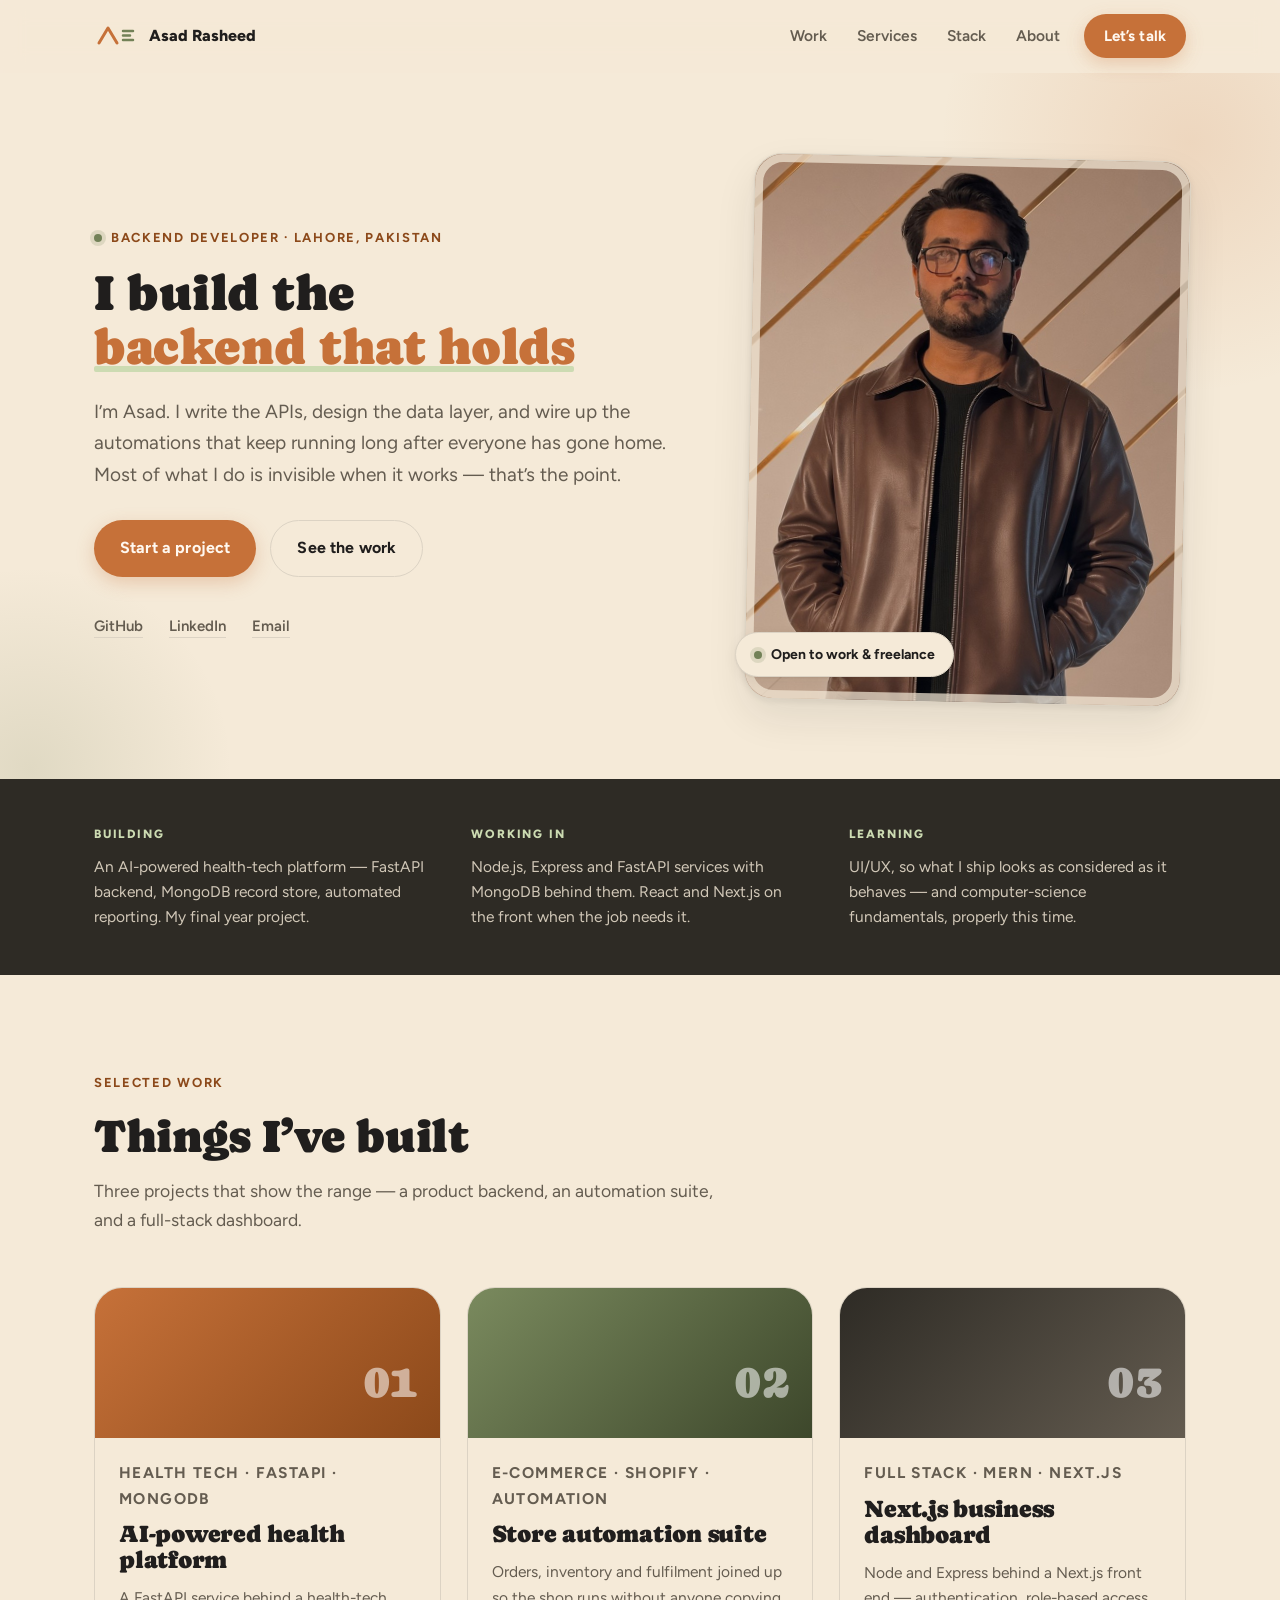
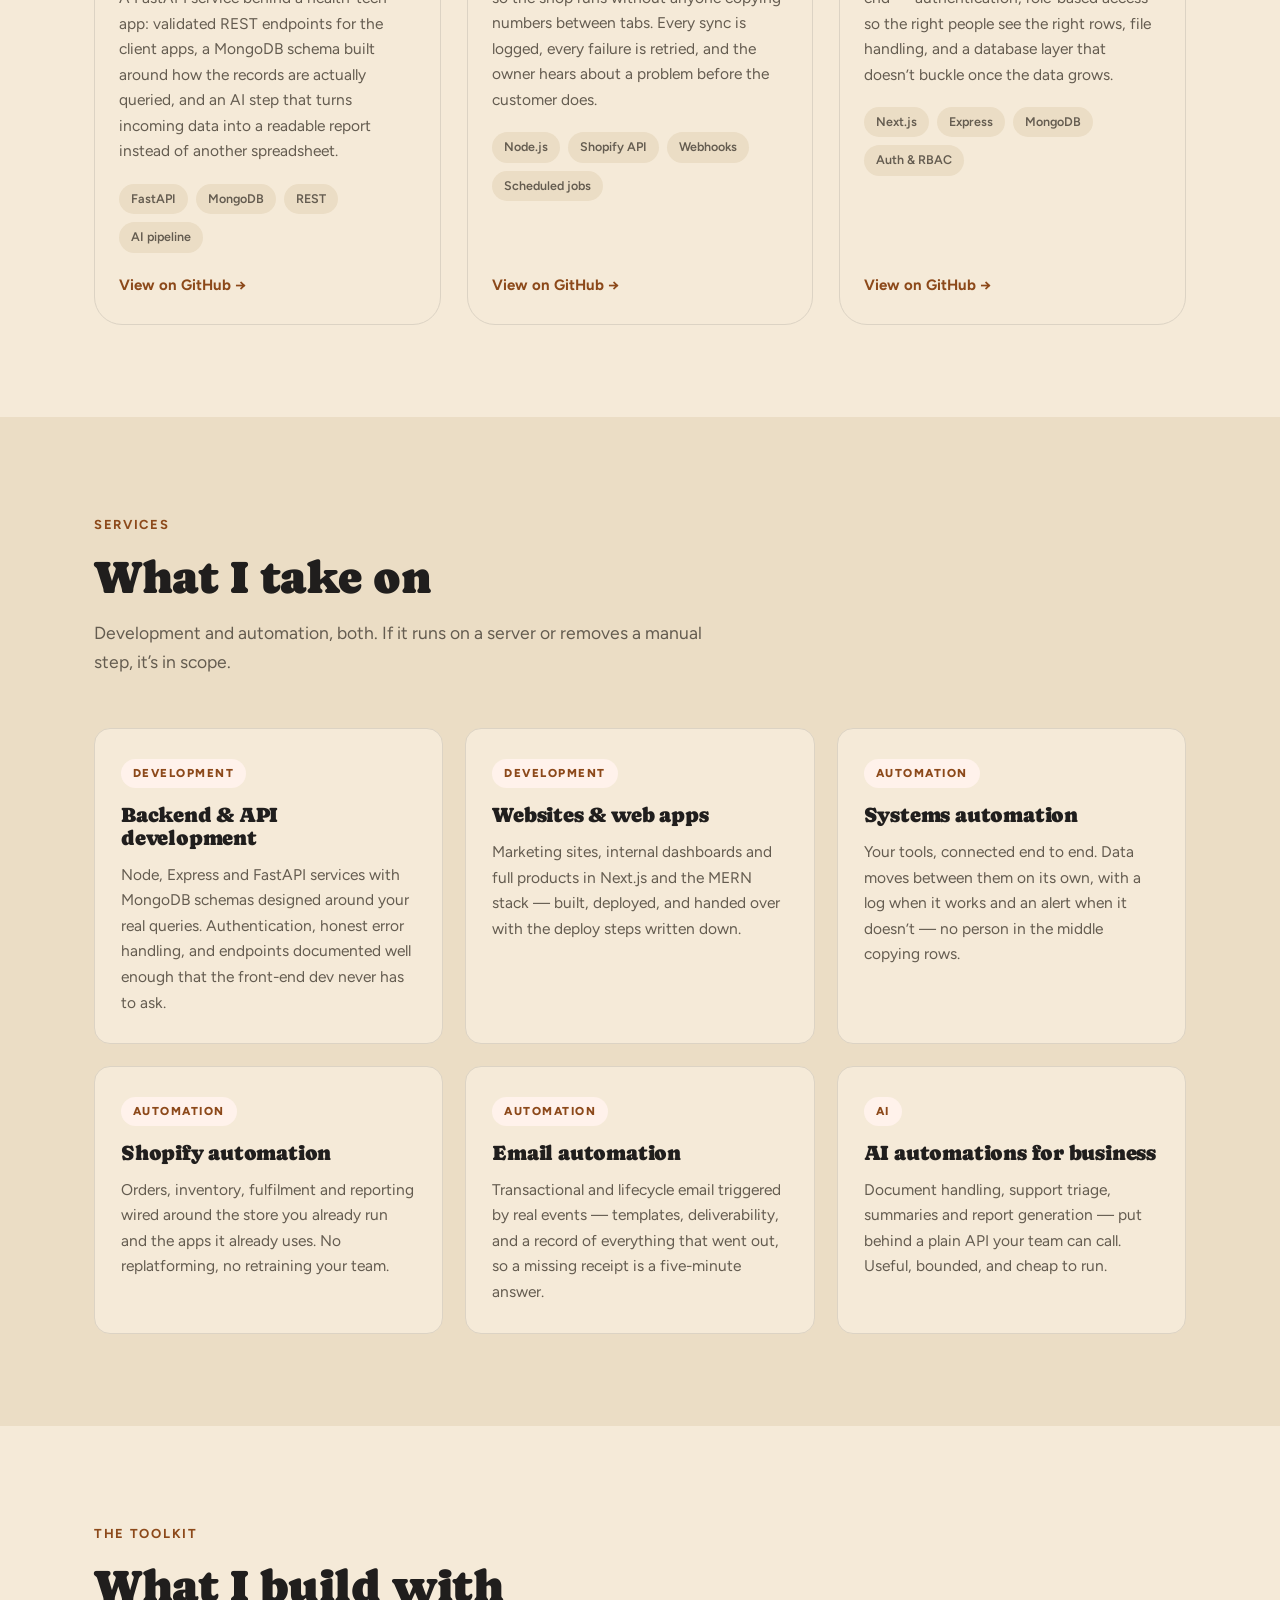
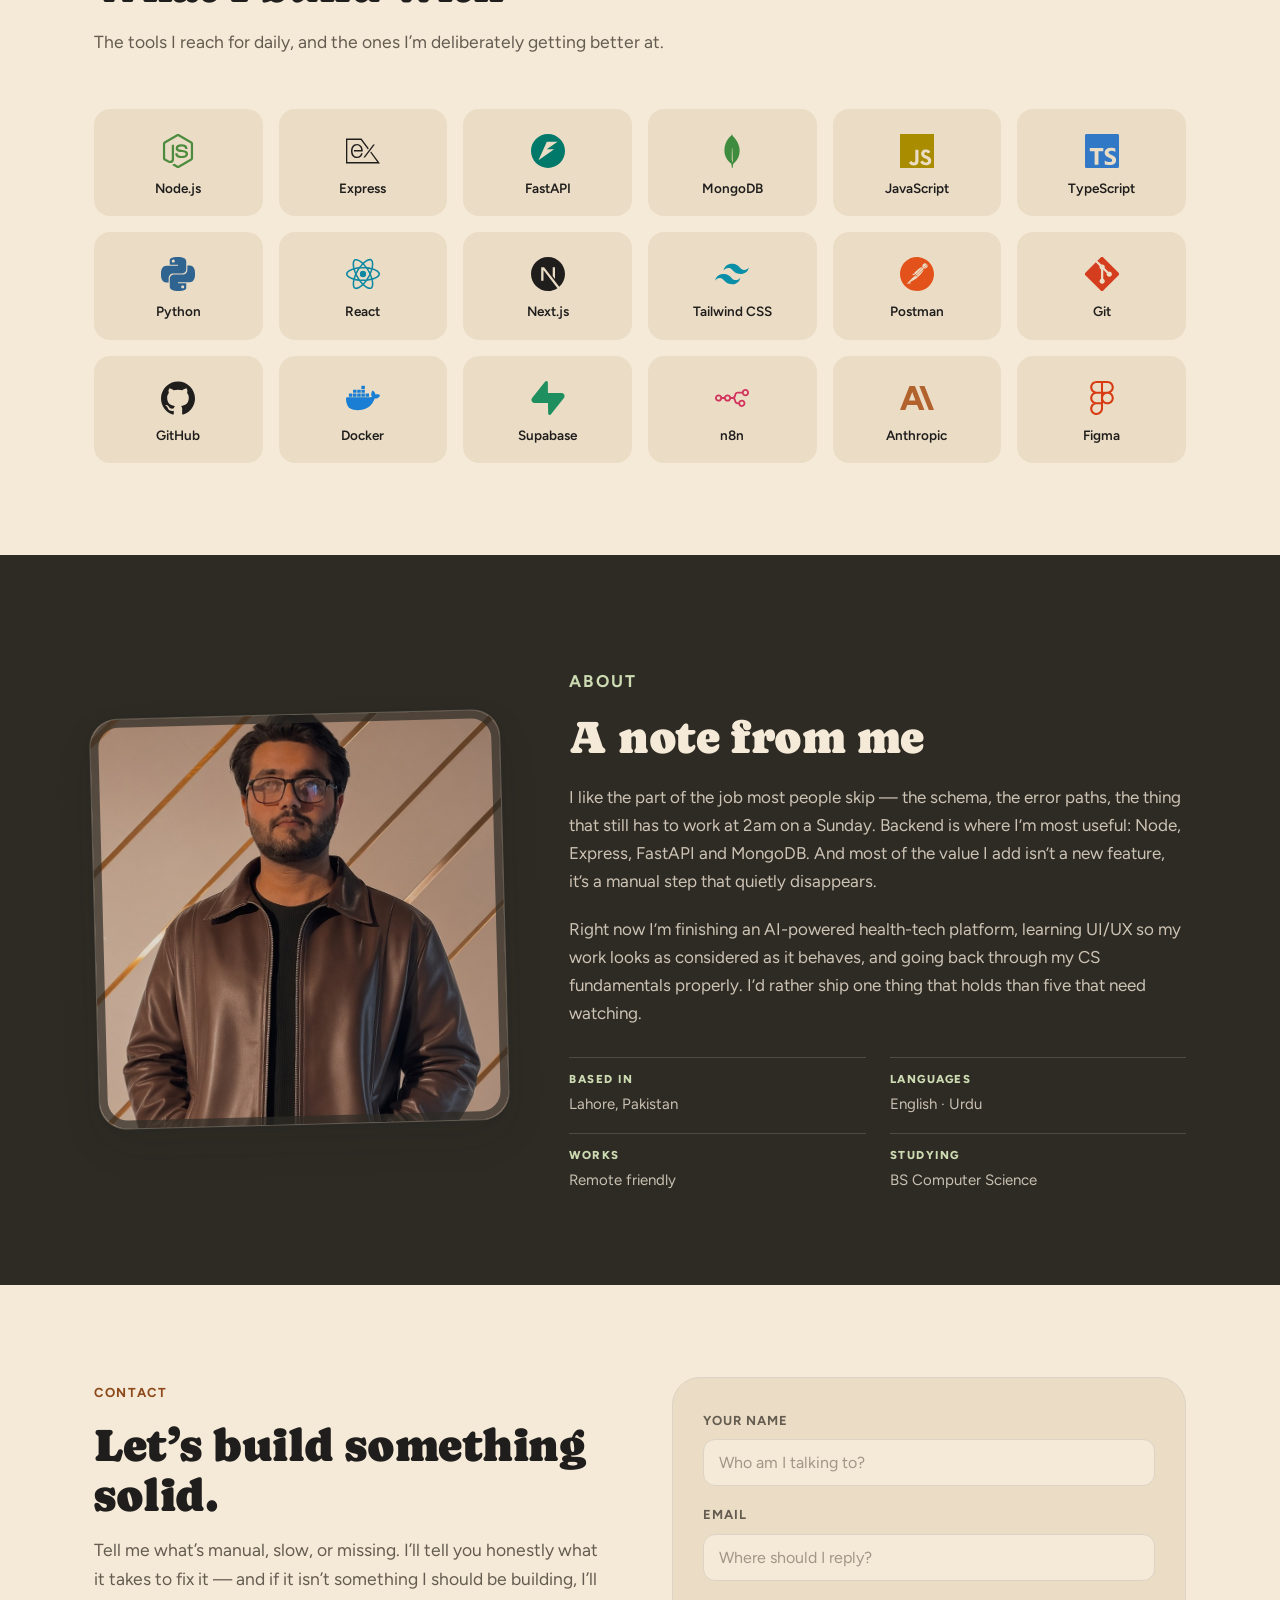
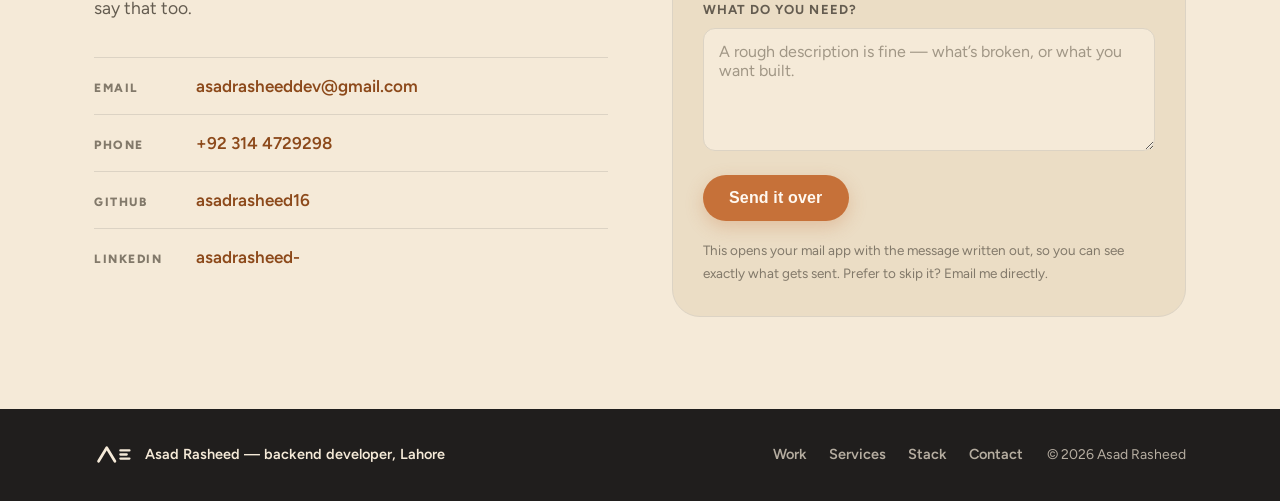
<file: index.html>
<!doctype html>
<html lang="en">
<head>
<meta charset="utf-8">
<meta name="viewport" content="width=device-width, initial-scale=1">
<title>Asad Rasheed — Backend Developer, Lahore</title>
<meta name="description" content="Asad Rasheed is a backend developer in Lahore, Pakistan. Node.js, Express, FastAPI and MongoDB APIs, plus the automations that quietly run a business.">
<meta name="author" content="Asad Rasheed">
<link rel="icon" href="assets/logo/avatar-terracotta.svg" type="image/svg+xml">
<link rel="apple-touch-icon" href="assets/logo/favicon.png">
<meta property="og:type" content="website">
<meta property="og:title" content="Asad Rasheed — Backend Developer">
<meta property="og:description" content="APIs, data layers and automations. Node.js, Express, FastAPI, MongoDB.">
<meta property="og:image" content="assets/logo/favicon.png">
<meta name="theme-color" content="#f5ead8">
<link rel="preconnect" href="https://fonts.googleapis.com">
<link rel="preconnect" href="https://fonts.gstatic.com" crossorigin>
<link href="https://fonts.googleapis.com/css2?family=Caprasimo&family=Figtree:wght@400;500;600;700;800&display=swap" rel="stylesheet">
<link rel="stylesheet" href="styles.css">
</head>
<body>

<a class="skip" href="#work">Skip to content</a>

<header class="nav" id="nav">
  <div class="wrap nav-inner">
    <a class="brand" href="#top" aria-label="Asad Rasheed — home">
      <img src="assets/logo/logo-primary.svg" alt="" width="44" height="25">
      <span>Asad Rasheed</span>
    </a>
    <nav class="nav-links" aria-label="Primary">
      <a href="#work">Work</a>
      <a href="#services">Services</a>
      <a href="#skills">Stack</a>
      <a href="#about">About</a>
    </nav>
    <a class="btn btn-sm nav-cta" href="#contact">Let&rsquo;s talk</a>
    <button class="menu-btn" id="menuBtn" aria-label="Open menu" aria-expanded="false">
      <span></span><span></span><span></span>
    </button>
  </div>
  <div class="mobile-menu" id="mobileMenu">
    <a href="#work">Work</a><a href="#services">Services</a><a href="#skills">Stack</a><a href="#about">About</a><a href="#contact">Let&rsquo;s talk</a>
  </div>
</header>

<!-- ================= HERO ================= -->
<main id="top">
<section class="hero">
  <div class="wrap hero-grid">
    <div class="hero-copy reveal">
      <p class="eyebrow"><span class="dot"></span> Backend developer &middot; Lahore, Pakistan</p>
      <h1>I build the<br><em>backend that holds</em></h1>
      <p class="lead">
        I&rsquo;m Asad. I write the APIs, design the data layer, and wire up the automations
        that keep running long after everyone has gone home. Most of what I do is
        invisible when it works &mdash; that&rsquo;s the point.
      </p>
      <div class="hero-cta">
        <a class="btn" href="#contact">Start a project</a>
        <a class="btn btn-ghost" href="#work">See the work</a>
      </div>
      <ul class="hero-links" aria-label="Elsewhere">
        <li><a href="https://github.com/asadrasheed16" target="_blank" rel="noopener">GitHub</a></li>
        <li><a href="https://linkedin.com/in/asadrasheed-" target="_blank" rel="noopener">LinkedIn</a></li>
        <li><a href="mailto:asadrasheeddev@gmail.com">Email</a></li>
      </ul>
    </div>

    <div class="hero-photo reveal">
      <div class="photo-frame">
        <img src="assets/img/asad.jpg" alt="Portrait of Asad Rasheed"
             onerror="this.closest('.photo-frame').classList.add('no-photo');this.remove();">
        <div class="photo-fallback" aria-hidden="true">AR</div>
      </div>
      <div class="photo-badge"><span class="dot"></span> Open to work &amp; freelance</div>
    </div>
  </div>
</section>

<!-- ================= NOW BAND ================= -->
<section class="band">
  <div class="wrap band-grid">
    <div class="band-item reveal">
      <span class="band-label">Building</span>
      <p>An AI-powered health-tech platform &mdash; FastAPI backend, MongoDB record store, automated reporting. My final year project.</p>
    </div>
    <div class="band-item reveal">
      <span class="band-label">Working in</span>
      <p>Node.js, Express and FastAPI services with MongoDB behind them. React and Next.js on the front when the job needs it.</p>
    </div>
    <div class="band-item reveal">
      <span class="band-label">Learning</span>
      <p>UI/UX, so what I ship looks as considered as it behaves &mdash; and computer-science fundamentals, properly this time.</p>
    </div>
  </div>
</section>

<!-- ================= WORK ================= -->
<section id="work" class="section">
  <div class="wrap">
    <header class="section-head reveal">
      <p class="eyebrow">Selected work</p>
      <h2>Things I&rsquo;ve built</h2>
      <p class="section-sub">Three projects that show the range &mdash; a product backend, an automation suite, and a full-stack dashboard.</p>
    </header>

    <div class="cards">
      <article class="card reveal">
        <div class="card-art art-1" aria-hidden="true"><span>01</span></div>
        <p class="tag">Health tech &middot; FastAPI &middot; MongoDB</p>
        <h3>AI-powered health platform</h3>
        <p>A FastAPI service behind a health-tech app: validated REST endpoints for the client apps, a MongoDB schema built around how the records are actually queried, and an AI step that turns incoming data into a readable report instead of another spreadsheet.</p>
        <ul class="chips"><li>FastAPI</li><li>MongoDB</li><li>REST</li><li>AI pipeline</li></ul>
        <a class="card-link" href="https://github.com/asadrasheed16" target="_blank" rel="noopener">View on GitHub <span aria-hidden="true">&rarr;</span></a>
      </article>

      <article class="card reveal">
        <div class="card-art art-2" aria-hidden="true"><span>02</span></div>
        <p class="tag">E-commerce &middot; Shopify &middot; Automation</p>
        <h3>Store automation suite</h3>
        <p>Orders, inventory and fulfilment joined up so the shop runs without anyone copying numbers between tabs. Every sync is logged, every failure is retried, and the owner hears about a problem before the customer does.</p>
        <ul class="chips"><li>Node.js</li><li>Shopify API</li><li>Webhooks</li><li>Scheduled jobs</li></ul>
        <a class="card-link" href="https://github.com/asadrasheed16" target="_blank" rel="noopener">View on GitHub <span aria-hidden="true">&rarr;</span></a>
      </article>

      <article class="card reveal">
        <div class="card-art art-3" aria-hidden="true"><span>03</span></div>
        <p class="tag">Full stack &middot; MERN &middot; Next.js</p>
        <h3>Next.js business dashboard</h3>
        <p>Node and Express behind a Next.js front end &mdash; authentication, role-based access so the right people see the right rows, file handling, and a database layer that doesn&rsquo;t buckle once the data grows.</p>
        <ul class="chips"><li>Next.js</li><li>Express</li><li>MongoDB</li><li>Auth &amp; RBAC</li></ul>
        <a class="card-link" href="https://github.com/asadrasheed16" target="_blank" rel="noopener">View on GitHub <span aria-hidden="true">&rarr;</span></a>
      </article>
    </div>
  </div>
</section>

<!-- ================= SERVICES ================= -->
<section id="services" class="section section-alt">
  <div class="wrap">
    <header class="section-head reveal">
      <p class="eyebrow">Services</p>
      <h2>What I take on</h2>
      <p class="section-sub">Development and automation, both. If it runs on a server or removes a manual step, it&rsquo;s in scope.</p>
    </header>

    <div class="svc-grid">
      <article class="svc reveal">
        <span class="svc-kind">Development</span>
        <h3>Backend &amp; API development</h3>
        <p>Node, Express and FastAPI services with MongoDB schemas designed around your real queries. Authentication, honest error handling, and endpoints documented well enough that the front-end dev never has to ask.</p>
      </article>
      <article class="svc reveal">
        <span class="svc-kind">Development</span>
        <h3>Websites &amp; web apps</h3>
        <p>Marketing sites, internal dashboards and full products in Next.js and the MERN stack &mdash; built, deployed, and handed over with the deploy steps written down.</p>
      </article>
      <article class="svc reveal">
        <span class="svc-kind">Automation</span>
        <h3>Systems automation</h3>
        <p>Your tools, connected end to end. Data moves between them on its own, with a log when it works and an alert when it doesn&rsquo;t &mdash; no person in the middle copying rows.</p>
      </article>
      <article class="svc reveal">
        <span class="svc-kind">Automation</span>
        <h3>Shopify automation</h3>
        <p>Orders, inventory, fulfilment and reporting wired around the store you already run and the apps it already uses. No replatforming, no retraining your team.</p>
      </article>
      <article class="svc reveal">
        <span class="svc-kind">Automation</span>
        <h3>Email automation</h3>
        <p>Transactional and lifecycle email triggered by real events &mdash; templates, deliverability, and a record of everything that went out, so a missing receipt is a five-minute answer.</p>
      </article>
      <article class="svc reveal">
        <span class="svc-kind">AI</span>
        <h3>AI automations for business</h3>
        <p>Document handling, support triage, summaries and report generation &mdash; put behind a plain API your team can call. Useful, bounded, and cheap to run.</p>
      </article>
    </div>
  </div>
</section>

<!-- ================= SKILLS ================= -->
<section id="skills" class="section">
  <div class="wrap">
    <header class="section-head reveal">
      <p class="eyebrow">The toolkit</p>
      <h2>What I build with</h2>
      <p class="section-sub">The tools I reach for daily, and the ones I&rsquo;m deliberately getting better at.</p>
    </header>
    <div class="skills" id="skillsGrid">
      <div class="skill" style="color:#4d8c3f" title="Node.js">
        <svg aria-hidden="true" focusable="false" viewBox="0 0 24 24" xmlns="http://www.w3.org/2000/svg"><path d="M11.998,24c-0.321,0-0.641-0.084-0.922-0.247l-2.936-1.737c-0.438-0.245-0.224-0.332-0.08-0.383 c0.585-0.203,0.703-0.25,1.328-0.604c0.065-0.037,0.151-0.023,0.218,0.017l2.256,1.339c0.082,0.045,0.197,0.045,0.272,0l8.795-5.076 c0.082-0.047,0.134-0.141,0.134-0.238V6.921c0-0.099-0.053-0.192-0.137-0.242l-8.791-5.072c-0.081-0.047-0.189-0.047-0.271,0 L3.075,6.68C2.99,6.729,2.936,6.825,2.936,6.921v10.15c0,0.097,0.054,0.189,0.139,0.235l2.409,1.392 c1.307,0.654,2.108-0.116,2.108-0.89V7.787c0-0.142,0.114-0.253,0.256-0.253h1.115c0.139,0,0.255,0.112,0.255,0.253v10.021 c0,1.745-0.95,2.745-2.604,2.745c-0.508,0-0.909,0-2.026-0.551L2.28,18.675c-0.57-0.329-0.922-0.945-0.922-1.604V6.921 c0-0.659,0.353-1.275,0.922-1.603l8.795-5.082c0.557-0.315,1.296-0.315,1.848,0l8.794,5.082c0.57,0.329,0.924,0.944,0.924,1.603 v10.15c0,0.659-0.354,1.273-0.924,1.604l-8.794,5.078C12.643,23.916,12.324,24,11.998,24z M19.099,13.993 c0-1.9-1.284-2.406-3.987-2.763c-2.731-0.361-3.009-0.548-3.009-1.187c0-0.528,0.235-1.233,2.258-1.233 c1.807,0,2.473,0.389,2.747,1.607c0.024,0.115,0.129,0.199,0.247,0.199h1.141c0.071,0,0.138-0.031,0.186-0.081 c0.048-0.054,0.074-0.123,0.067-0.196c-0.177-2.098-1.571-3.076-4.388-3.076c-2.508,0-4.004,1.058-4.004,2.833 c0,1.925,1.488,2.457,3.895,2.695c2.88,0.282,3.103,0.703,3.103,1.269c0,0.983-0.789,1.402-2.642,1.402 c-2.327,0-2.839-0.584-3.011-1.742c-0.02-0.124-0.126-0.215-0.253-0.215h-1.137c-0.141,0-0.254,0.112-0.254,0.253 c0,1.482,0.806,3.248,4.655,3.248C17.501,17.007,19.099,15.91,19.099,13.993z"/></svg>
        <span>Node.js</span>
      </div>
      <div class="skill" style="color:#201e1d" title="Express">
        <svg aria-hidden="true" focusable="false" viewBox="0 0 24 24" xmlns="http://www.w3.org/2000/svg"><path d="M12.262 16.666h1.146l6.975-9.325H19.22zm9.778 1.441v.004l-4.334-5.706-.557.74 4.873 6.682H.945V4.173h9.505l5.026 6.7.574-.772-4.374-5.928h.003l-.719-.945H0v17.544h24zM10.917 8.705a3.8 3.8 0 0 0-1.292-1.183q-.796-.45-1.916-.45c-.746 0-1.37.14-1.906.424a3.76 3.76 0 0 0-1.31 1.12 4.9 4.9 0 0 0-.75 1.581 7.17 7.17 0 0 0 0 3.696c.148.567.402 1.101.75 1.573a3.5 3.5 0 0 0 1.31 1.066q.803.39 1.906.389 1.77 0 2.739-.868.966-.867 1.328-2.457h-1.139q-.271 1.084-.977 1.734-.704.651-1.952.65-.812 0-1.392-.342a3.1 3.1 0 0 1-.957-.869 3.5 3.5 0 0 1-.551-1.182 5 5 0 0 1-.17-1.133 9 9 0 0 0-.015-.286 4.5 4.5 0 0 1 .015-.829c.047-.418.147-.83.296-1.223A3.7 3.7 0 0 1 5.54 9.05a2.9 2.9 0 0 1 .922-.742q.541-.28 1.246-.28c.47 0 .869.093 1.23.28q.541.281.922.742.379.461.587 1.057t.225 1.246H5.625l.004.957h6.182a7.3 7.3 0 0 0-.18-1.924 4.9 4.9 0 0 0-.715-1.68z"/></svg>
        <span>Express</span>
      </div>
      <div class="skill" style="color:#00796b" title="FastAPI">
        <svg aria-hidden="true" focusable="false" viewBox="0 0 24 24" xmlns="http://www.w3.org/2000/svg"><path d="M12 .0387C5.3729.0384.0003 5.3931 0 11.9988c-.001 6.6066 5.372 11.9628 12 11.9625 6.628.0003 12.001-5.3559 12-11.9625-.0003-6.6057-5.3729-11.9604-12-11.96m-.829 5.4153h7.55l-7.5805 5.3284h5.1828L5.279 18.5436q2.9466-6.5444 5.892-13.0896"/></svg>
        <span>FastAPI</span>
      </div>
      <div class="skill" style="color:#3f8c3f" title="MongoDB">
        <svg aria-hidden="true" focusable="false" viewBox="0 0 24 24" xmlns="http://www.w3.org/2000/svg"><path d="M17.193 9.555c-1.264-5.58-4.252-7.414-4.573-8.115-.28-.394-.53-.954-.735-1.44-.036.495-.055.685-.523 1.184-.723.566-4.438 3.682-4.74 10.02-.282 5.912 4.27 9.435 4.888 9.884l.07.05A73.49 73.49 0 0111.91 24h.481c.114-1.032.284-2.056.51-3.07.417-.296.604-.463.85-.693a11.342 11.342 0 003.639-8.464c.01-.814-.103-1.662-.197-2.218zm-5.336 8.195s0-8.291.275-8.29c.213 0 .49 10.695.49 10.695-.381-.045-.765-1.76-.765-2.405z"/></svg>
        <span>MongoDB</span>
      </div>
      <div class="skill" style="color:#a98c00" title="JavaScript">
        <svg aria-hidden="true" focusable="false" viewBox="0 0 24 24" xmlns="http://www.w3.org/2000/svg"><path d="M0 0h24v24H0V0zm22.034 18.276c-.175-1.095-.888-2.015-3.003-2.873-.736-.345-1.554-.585-1.797-1.14-.091-.33-.105-.51-.046-.705.15-.646.915-.84 1.515-.66.39.12.75.42.976.9 1.034-.676 1.034-.676 1.755-1.125-.27-.42-.404-.601-.586-.78-.63-.705-1.469-1.065-2.834-1.034l-.705.089c-.676.165-1.32.525-1.71 1.005-1.14 1.291-.811 3.541.569 4.471 1.365 1.02 3.361 1.244 3.616 2.205.24 1.17-.87 1.545-1.966 1.41-.811-.18-1.26-.586-1.755-1.336l-1.83 1.051c.21.48.45.689.81 1.109 1.74 1.756 6.09 1.666 6.871-1.004.029-.09.24-.705.074-1.65l.046.067zm-8.983-7.245h-2.248c0 1.938-.009 3.864-.009 5.805 0 1.232.063 2.363-.138 2.711-.33.689-1.18.601-1.566.48-.396-.196-.597-.466-.83-.855-.063-.105-.11-.196-.127-.196l-1.825 1.125c.305.63.75 1.172 1.324 1.517.855.51 2.004.675 3.207.405.783-.226 1.458-.691 1.811-1.411.51-.93.402-2.07.397-3.346.012-2.054 0-4.109 0-6.179l.004-.056z"/></svg>
        <span>JavaScript</span>
      </div>
      <div class="skill" style="color:#3178c6" title="TypeScript">
        <svg aria-hidden="true" focusable="false" viewBox="0 0 24 24" xmlns="http://www.w3.org/2000/svg"><path d="M1.125 0C.502 0 0 .502 0 1.125v21.75C0 23.498.502 24 1.125 24h21.75c.623 0 1.125-.502 1.125-1.125V1.125C24 .502 23.498 0 22.875 0zm17.363 9.75c.612 0 1.154.037 1.627.111a6.38 6.38 0 0 1 1.306.34v2.458a3.95 3.95 0 0 0-.643-.361 5.093 5.093 0 0 0-.717-.26 5.453 5.453 0 0 0-1.426-.2c-.3 0-.573.028-.819.086a2.1 2.1 0 0 0-.623.242c-.17.104-.3.229-.393.374a.888.888 0 0 0-.14.49c0 .196.053.373.156.529.104.156.252.304.443.444s.423.276.696.41c.273.135.582.274.926.416.47.197.892.407 1.266.628.374.222.695.473.963.753.268.279.472.598.614.957.142.359.214.776.214 1.253 0 .657-.125 1.21-.373 1.656a3.033 3.033 0 0 1-1.012 1.085 4.38 4.38 0 0 1-1.487.596c-.566.12-1.163.18-1.79.18a9.916 9.916 0 0 1-1.84-.164 5.544 5.544 0 0 1-1.512-.493v-2.63a5.033 5.033 0 0 0 3.237 1.2c.333 0 .624-.03.872-.09.249-.06.456-.144.623-.25.166-.108.29-.234.373-.38a1.023 1.023 0 0 0-.074-1.089 2.12 2.12 0 0 0-.537-.5 5.597 5.597 0 0 0-.807-.444 27.72 27.72 0 0 0-1.007-.436c-.918-.383-1.602-.852-2.053-1.405-.45-.553-.676-1.222-.676-2.005 0-.614.123-1.141.369-1.582.246-.441.58-.804 1.004-1.089a4.494 4.494 0 0 1 1.47-.629 7.536 7.536 0 0 1 1.77-.201zm-15.113.188h9.563v2.166H9.506v9.646H6.789v-9.646H3.375z"/></svg>
        <span>TypeScript</span>
      </div>
      <div class="skill" style="color:#2f6491" title="Python">
        <svg aria-hidden="true" focusable="false" viewBox="0 0 24 24" xmlns="http://www.w3.org/2000/svg"><path d="M14.25.18l.9.2.73.26.59.3.45.32.34.34.25.34.16.33.1.3.04.26.02.2-.01.13V8.5l-.05.63-.13.55-.21.46-.26.38-.3.31-.33.25-.35.19-.35.14-.33.1-.3.07-.26.04-.21.02H8.77l-.69.05-.59.14-.5.22-.41.27-.33.32-.27.35-.2.36-.15.37-.1.35-.07.32-.04.27-.02.21v3.06H3.17l-.21-.03-.28-.07-.32-.12-.35-.18-.36-.26-.36-.36-.35-.46-.32-.59-.28-.73-.21-.88-.14-1.05-.05-1.23.06-1.22.16-1.04.24-.87.32-.71.36-.57.4-.44.42-.33.42-.24.4-.16.36-.1.32-.05.24-.01h.16l.06.01h8.16v-.83H6.18l-.01-2.75-.02-.37.05-.34.11-.31.17-.28.25-.26.31-.23.38-.2.44-.18.51-.15.58-.12.64-.1.71-.06.77-.04.84-.02 1.27.05zm-6.3 1.98l-.23.33-.08.41.08.41.23.34.33.22.41.09.41-.09.33-.22.23-.34.08-.41-.08-.41-.23-.33-.33-.22-.41-.09-.41.09zm13.09 3.95l.28.06.32.12.35.18.36.27.36.35.35.47.32.59.28.73.21.88.14 1.04.05 1.23-.06 1.23-.16 1.04-.24.86-.32.71-.36.57-.4.45-.42.33-.42.24-.4.16-.36.09-.32.05-.24.02-.16-.01h-8.22v.82h5.84l.01 2.76.02.36-.05.34-.11.31-.17.29-.25.25-.31.24-.38.2-.44.17-.51.15-.58.13-.64.09-.71.07-.77.04-.84.01-1.27-.04-1.07-.14-.9-.2-.73-.25-.59-.3-.45-.33-.34-.34-.25-.34-.16-.33-.1-.3-.04-.25-.02-.2.01-.13v-5.34l.05-.64.13-.54.21-.46.26-.38.3-.32.33-.24.35-.2.35-.14.33-.1.3-.06.26-.04.21-.02.13-.01h5.84l.69-.05.59-.14.5-.21.41-.28.33-.32.27-.35.2-.36.15-.36.1-.35.07-.32.04-.28.02-.21V6.07h2.09l.14.01zm-6.47 14.25l-.23.33-.08.41.08.41.23.33.33.23.41.08.41-.08.33-.23.23-.33.08-.41-.08-.41-.23-.33-.33-.23-.41-.08-.41.08z"/></svg>
        <span>Python</span>
      </div>
      <div class="skill" style="color:#0f88a3" title="React">
        <svg aria-hidden="true" focusable="false" viewBox="0 0 24 24" xmlns="http://www.w3.org/2000/svg"><path d="M14.23 12.004a2.236 2.236 0 0 1-2.235 2.236 2.236 2.236 0 0 1-2.236-2.236 2.236 2.236 0 0 1 2.235-2.236 2.236 2.236 0 0 1 2.236 2.236zm2.648-10.69c-1.346 0-3.107.96-4.888 2.622-1.78-1.653-3.542-2.602-4.887-2.602-.41 0-.783.093-1.106.278-1.375.793-1.683 3.264-.973 6.365C1.98 8.917 0 10.42 0 12.004c0 1.59 1.99 3.097 5.043 4.03-.704 3.113-.39 5.588.988 6.38.32.187.69.275 1.102.275 1.345 0 3.107-.96 4.888-2.624 1.78 1.654 3.542 2.603 4.887 2.603.41 0 .783-.09 1.106-.275 1.374-.792 1.683-3.263.973-6.365C22.02 15.096 24 13.59 24 12.004c0-1.59-1.99-3.097-5.043-4.032.704-3.11.39-5.587-.988-6.38-.318-.184-.688-.277-1.092-.278zm-.005 1.09v.006c.225 0 .406.044.558.127.666.382.955 1.835.73 3.704-.054.46-.142.945-.25 1.44-.96-.236-2.006-.417-3.107-.534-.66-.905-1.345-1.727-2.035-2.447 1.592-1.48 3.087-2.292 4.105-2.295zm-9.77.02c1.012 0 2.514.808 4.11 2.28-.686.72-1.37 1.537-2.02 2.442-1.107.117-2.154.298-3.113.538-.112-.49-.195-.964-.254-1.42-.23-1.868.054-3.32.714-3.707.19-.09.4-.127.563-.132zm4.882 3.05c.455.468.91.992 1.36 1.564-.44-.02-.89-.034-1.345-.034-.46 0-.915.01-1.36.034.44-.572.895-1.096 1.345-1.565zM12 8.1c.74 0 1.477.034 2.202.093.406.582.802 1.203 1.183 1.86.372.64.71 1.29 1.018 1.946-.308.655-.646 1.31-1.013 1.95-.38.66-.773 1.288-1.18 1.87-.728.063-1.466.098-2.21.098-.74 0-1.477-.035-2.202-.093-.406-.582-.802-1.204-1.183-1.86-.372-.64-.71-1.29-1.018-1.946.303-.657.646-1.313 1.013-1.954.38-.66.773-1.286 1.18-1.868.728-.064 1.466-.098 2.21-.098zm-3.635.254c-.24.377-.48.763-.704 1.16-.225.39-.435.782-.635 1.174-.265-.656-.49-1.31-.676-1.947.64-.15 1.315-.283 2.015-.386zm7.26 0c.695.103 1.365.23 2.006.387-.18.632-.405 1.282-.66 1.933-.2-.39-.41-.783-.64-1.174-.225-.392-.465-.774-.705-1.146zm3.063.675c.484.15.944.317 1.375.498 1.732.74 2.852 1.708 2.852 2.476-.005.768-1.125 1.74-2.857 2.475-.42.18-.88.342-1.355.493-.28-.958-.646-1.956-1.1-2.98.45-1.017.81-2.01 1.085-2.964zm-13.395.004c.278.96.645 1.957 1.1 2.98-.45 1.017-.812 2.01-1.086 2.964-.484-.15-.944-.318-1.37-.5-1.732-.737-2.852-1.706-2.852-2.474 0-.768 1.12-1.742 2.852-2.476.42-.18.88-.342 1.356-.494zm11.678 4.28c.265.657.49 1.312.676 1.948-.64.157-1.316.29-2.016.39.24-.375.48-.762.705-1.158.225-.39.435-.788.636-1.18zm-9.945.02c.2.392.41.783.64 1.175.23.39.465.772.705 1.143-.695-.102-1.365-.23-2.006-.386.18-.63.406-1.282.66-1.933zM17.92 16.32c.112.493.2.968.254 1.423.23 1.868-.054 3.32-.714 3.708-.147.09-.338.128-.563.128-1.012 0-2.514-.807-4.11-2.28.686-.72 1.37-1.536 2.02-2.44 1.107-.118 2.154-.3 3.113-.54zm-11.83.01c.96.234 2.006.415 3.107.532.66.905 1.345 1.727 2.035 2.446-1.595 1.483-3.092 2.295-4.11 2.295-.22-.005-.406-.05-.553-.132-.666-.38-.955-1.834-.73-3.703.054-.46.142-.944.25-1.438zm4.56.64c.44.02.89.034 1.345.034.46 0 .915-.01 1.36-.034-.44.572-.895 1.095-1.345 1.565-.455-.47-.91-.993-1.36-1.565z"/></svg>
        <span>React</span>
      </div>
      <div class="skill" style="color:#201e1d" title="Next.js">
        <svg aria-hidden="true" focusable="false" viewBox="0 0 24 24" xmlns="http://www.w3.org/2000/svg"><path d="M18.665 21.978C16.758 23.255 14.465 24 12 24 5.377 24 0 18.623 0 12S5.377 0 12 0s12 5.377 12 12c0 3.583-1.574 6.801-4.067 9.001L9.219 7.2H7.2v9.596h1.615V9.251l9.85 12.727Zm-3.332-8.533 1.6 2.061V7.2h-1.6v6.245Z"/></svg>
        <span>Next.js</span>
      </div>
      <div class="skill" style="color:#0a8fa8" title="Tailwind CSS">
        <svg aria-hidden="true" focusable="false" viewBox="0 0 24 24" xmlns="http://www.w3.org/2000/svg"><path d="M12.001,4.8c-3.2,0-5.2,1.6-6,4.8c1.2-1.6,2.6-2.2,4.2-1.8c0.913,0.228,1.565,0.89,2.288,1.624 C13.666,10.618,15.027,12,18.001,12c3.2,0,5.2-1.6,6-4.8c-1.2,1.6-2.6,2.2-4.2,1.8c-0.913-0.228-1.565-0.89-2.288-1.624 C16.337,6.182,14.976,4.8,12.001,4.8z M6.001,12c-3.2,0-5.2,1.6-6,4.8c1.2-1.6,2.6-2.2,4.2-1.8c0.913,0.228,1.565,0.89,2.288,1.624 c1.177,1.194,2.538,2.576,5.512,2.576c3.2,0,5.2-1.6,6-4.8c-1.2,1.6-2.6,2.2-4.2,1.8c-0.913-0.228-1.565-0.89-2.288-1.624 C10.337,13.382,8.976,12,6.001,12z"/></svg>
        <span>Tailwind CSS</span>
      </div>
      <div class="skill" style="color:#e2521a" title="Postman">
        <svg aria-hidden="true" focusable="false" viewBox="0 0 24 24" xmlns="http://www.w3.org/2000/svg"><path d="M13.527.099C6.955-.744.942 3.9.099 10.473c-.843 6.572 3.8 12.584 10.373 13.428 6.573.843 12.587-3.801 13.428-10.374C24.744 6.955 20.101.943 13.527.099zm2.471 7.485a.855.855 0 0 0-.593.25l-4.453 4.453-.307-.307-.643-.643c4.389-4.376 5.18-4.418 5.996-3.753zm-4.863 4.861l4.44-4.44a.62.62 0 1 1 .847.903l-4.699 4.125-.588-.588zm.33.694l-1.1.238a.06.06 0 0 1-.067-.032.06.06 0 0 1 .01-.073l.645-.645.512.512zm-2.803-.459l1.172-1.172.879.878-1.979.426a.074.074 0 0 1-.085-.039.072.072 0 0 1 .013-.093zm-3.646 6.058a.076.076 0 0 1-.069-.083.077.077 0 0 1 .022-.046h.002l.946-.946 1.222 1.222-2.123-.147zm2.425-1.256a.228.228 0 0 0-.117.256l.203.865a.125.125 0 0 1-.211.117h-.003l-.934-.934-.294-.295 3.762-3.758 1.82-.393.874.874c-1.255 1.102-2.971 2.201-5.1 3.268zm5.279-3.428h-.002l-.839-.839 4.699-4.125a.952.952 0 0 0 .119-.127c-.148 1.345-2.029 3.245-3.977 5.091zm3.657-6.46l-.003-.002a1.822 1.822 0 0 1 2.459-2.684l-1.61 1.613a.119.119 0 0 0 0 .169l1.247 1.247a1.817 1.817 0 0 1-2.093-.343zm2.578 0a1.714 1.714 0 0 1-.271.218h-.001l-1.207-1.207 1.533-1.533c.661.72.637 1.832-.054 2.522zM18.855 6.05a.143.143 0 0 0-.053.157.416.416 0 0 1-.053.45.14.14 0 0 0 .023.197.141.141 0 0 0 .084.03.14.14 0 0 0 .106-.05.691.691 0 0 0 .087-.751.138.138 0 0 0-.194-.033z"/></svg>
        <span>Postman</span>
      </div>
      <div class="skill" style="color:#d43e1f" title="Git">
        <svg aria-hidden="true" focusable="false" viewBox="0 0 24 24" xmlns="http://www.w3.org/2000/svg"><path d="M13.09 23.549a1.54 1.54 0 0 1-2.18 0L.451 13.089a1.54 1.54 0 0 1 0-2.179l7.191-7.19 2.733 2.733a1.85 1.85 0 0 0 .964 2.326v6.66a1.849 1.849 0 1 0 1.54 0V8.957l2.508 2.508a1.85 1.85 0 1 0 1.09-1.09l-2.634-2.634a1.85 1.85 0 0 0-2.378-2.377L8.73 2.63 10.91.451a1.54 1.54 0 0 1 2.179 0l10.459 10.46a1.54 1.54 0 0 1 0 2.179z"/></svg>
        <span>Git</span>
      </div>
      <div class="skill" style="color:#201e1d" title="GitHub">
        <svg aria-hidden="true" focusable="false" viewBox="0 0 24 24" xmlns="http://www.w3.org/2000/svg"><path d="M12 .297c-6.63 0-12 5.373-12 12 0 5.303 3.438 9.8 8.205 11.385.6.113.82-.258.82-.577 0-.285-.01-1.04-.015-2.04-3.338.724-4.042-1.61-4.042-1.61C4.422 18.07 3.633 17.7 3.633 17.7c-1.087-.744.084-.729.084-.729 1.205.084 1.838 1.236 1.838 1.236 1.07 1.835 2.809 1.305 3.495.998.108-.776.417-1.305.76-1.605-2.665-.3-5.466-1.332-5.466-5.93 0-1.31.465-2.38 1.235-3.22-.135-.303-.54-1.523.105-3.176 0 0 1.005-.322 3.3 1.23.96-.267 1.98-.399 3-.405 1.02.006 2.04.138 3 .405 2.28-1.552 3.285-1.23 3.285-1.23.645 1.653.24 2.873.12 3.176.765.84 1.23 1.91 1.23 3.22 0 4.61-2.805 5.625-5.475 5.92.42.36.81 1.096.81 2.22 0 1.606-.015 2.896-.015 3.286 0 .315.21.69.825.57C20.565 22.092 24 17.592 24 12.297c0-6.627-5.373-12-12-12"/></svg>
        <span>GitHub</span>
      </div>
      <div class="skill" style="color:#1a7fd4" title="Docker">
        <svg aria-hidden="true" focusable="false" viewBox="0 0 24 24" xmlns="http://www.w3.org/2000/svg"><path d="M13.983 11.078h2.119a.186.186 0 00.186-.185V9.006a.186.186 0 00-.186-.186h-2.119a.185.185 0 00-.185.185v1.888c0 .102.083.185.185.185m-2.954-5.43h2.118a.186.186 0 00.186-.186V3.574a.186.186 0 00-.186-.185h-2.118a.185.185 0 00-.185.185v1.888c0 .102.082.185.185.185m0 2.716h2.118a.187.187 0 00.186-.186V6.29a.186.186 0 00-.186-.185h-2.118a.185.185 0 00-.185.185v1.887c0 .102.082.185.185.186m-2.93 0h2.12a.186.186 0 00.184-.186V6.29a.185.185 0 00-.185-.185H8.1a.185.185 0 00-.185.185v1.887c0 .102.083.185.185.186m-2.964 0h2.119a.186.186 0 00.185-.186V6.29a.185.185 0 00-.185-.185H5.136a.186.186 0 00-.186.185v1.887c0 .102.084.185.186.186m5.893 2.715h2.118a.186.186 0 00.186-.185V9.006a.186.186 0 00-.186-.186h-2.118a.185.185 0 00-.185.185v1.888c0 .102.082.185.185.185m-2.93 0h2.12a.185.185 0 00.184-.185V9.006a.185.185 0 00-.184-.186h-2.12a.185.185 0 00-.184.185v1.888c0 .102.083.185.185.185m-2.964 0h2.119a.185.185 0 00.185-.185V9.006a.185.185 0 00-.184-.186h-2.12a.186.186 0 00-.186.186v1.887c0 .102.084.185.186.185m-2.92 0h2.12a.185.185 0 00.184-.185V9.006a.185.185 0 00-.184-.186h-2.12a.185.185 0 00-.184.185v1.888c0 .102.082.185.185.185M23.763 9.89c-.065-.051-.672-.51-1.954-.51-.338.001-.676.03-1.01.087-.248-1.7-1.653-2.53-1.716-2.566l-.344-.199-.226.327c-.284.438-.49.922-.612 1.43-.23.97-.09 1.882.403 2.661-.595.332-1.55.413-1.744.42H.751a.751.751 0 00-.75.748 11.376 11.376 0 00.692 4.062c.545 1.428 1.355 2.48 2.41 3.124 1.18.723 3.1 1.137 5.275 1.137.983.003 1.963-.086 2.93-.266a12.248 12.248 0 003.823-1.389c.98-.567 1.86-1.288 2.61-2.136 1.252-1.418 1.998-2.997 2.553-4.4h.221c1.372 0 2.215-.549 2.68-1.009.309-.293.55-.65.707-1.046l.098-.288Z"/></svg>
        <span>Docker</span>
      </div>
      <div class="skill" style="color:#1f8f60" title="Supabase">
        <svg aria-hidden="true" focusable="false" viewBox="0 0 24 24" xmlns="http://www.w3.org/2000/svg"><path d="M11.9 1.036c-.015-.986-1.26-1.41-1.874-.637L.764 12.05C-.33 13.427.65 15.455 2.409 15.455h9.579l.113 7.51c.014.985 1.259 1.408 1.873.636l9.262-11.653c1.093-1.375.113-3.403-1.645-3.403h-9.642z"/></svg>
        <span>Supabase</span>
      </div>
      <div class="skill" style="color:#d2325c" title="n8n">
        <svg aria-hidden="true" focusable="false" viewBox="0 0 24 24" xmlns="http://www.w3.org/2000/svg"><path d="M21.4737 5.6842c-1.1772 0-2.1663.8051-2.4468 1.8947h-2.8955c-1.235 0-2.289.893-2.492 2.111l-.1038.623a1.263 1.263 0 0 1-1.246 1.0555H11.289c-.2805-1.0896-1.2696-1.8947-2.4468-1.8947s-2.1663.8051-2.4467 1.8947H4.973c-.2805-1.0896-1.2696-1.8947-2.4468-1.8947C1.1311 9.4737 0 10.6047 0 12s1.131 2.5263 2.5263 2.5263c1.1772 0 2.1663-.8051 2.4468-1.8947h1.4223c.2804 1.0896 1.2696 1.8947 2.4467 1.8947 1.1772 0 2.1663-.8051 2.4468-1.8947h1.0008a1.263 1.263 0 0 1 1.2459 1.0555l.1038.623c.203 1.218 1.257 2.111 2.492 2.111h.3692c.2804 1.0895 1.2696 1.8947 2.4468 1.8947 1.3952 0 2.5263-1.131 2.5263-2.5263s-1.131-2.5263-2.5263-2.5263c-1.1772 0-2.1664.805-2.4468 1.8947h-.3692a1.263 1.263 0 0 1-1.246-1.0555l-.1037-.623A2.52 2.52 0 0 0 13.9607 12a2.52 2.52 0 0 0 .821-1.4794l.1038-.623a1.263 1.263 0 0 1 1.2459-1.0555h2.8955c.2805 1.0896 1.2696 1.8947 2.4468 1.8947 1.3952 0 2.5263-1.131 2.5263-2.5263s-1.131-2.5263-2.5263-2.5263m0 1.2632a1.263 1.263 0 0 1 1.2631 1.2631 1.263 1.263 0 0 1-1.2631 1.2632 1.263 1.263 0 0 1-1.2632-1.2632 1.263 1.263 0 0 1 1.2632-1.2631M2.5263 10.7368A1.263 1.263 0 0 1 3.7895 12a1.263 1.263 0 0 1-1.2632 1.2632A1.263 1.263 0 0 1 1.2632 12a1.263 1.263 0 0 1 1.2631-1.2632m6.3158 0A1.263 1.263 0 0 1 10.1053 12a1.263 1.263 0 0 1-1.2632 1.2632A1.263 1.263 0 0 1 7.579 12a1.263 1.263 0 0 1 1.2632-1.2632m10.1053 3.7895a1.263 1.263 0 0 1 1.2631 1.2632 1.263 1.263 0 0 1-1.2631 1.2631 1.263 1.263 0 0 1-1.2632-1.2631 1.263 1.263 0 0 1 1.2632-1.2632"/></svg>
        <span>n8n</span>
      </div>
      <div class="skill" style="color:#b2622d" title="Anthropic">
        <svg aria-hidden="true" focusable="false" viewBox="0 0 24 24" xmlns="http://www.w3.org/2000/svg"><path d="M17.3041 3.541h-3.6718l6.696 16.918H24Zm-10.6082 0L0 20.459h3.7442l1.3693-3.5527h7.0052l1.3693 3.5528h3.7442L10.5363 3.5409Zm-.3712 10.2232 2.2914-5.9456 2.2914 5.9456Z"/></svg>
        <span>Anthropic</span>
      </div>
      <div class="skill" style="color:#d63b12" title="Figma">
        <svg aria-hidden="true" focusable="false" viewBox="0 0 24 24" xmlns="http://www.w3.org/2000/svg"><path d="M15.852 8.981h-4.588V0h4.588c2.476 0 4.49 2.014 4.49 4.49s-2.014 4.491-4.49 4.491zM12.735 7.51h3.117c1.665 0 3.019-1.355 3.019-3.019s-1.355-3.019-3.019-3.019h-3.117V7.51zm0 1.471H8.148c-2.476 0-4.49-2.014-4.49-4.49S5.672 0 8.148 0h4.588v8.981zm-4.587-7.51c-1.665 0-3.019 1.355-3.019 3.019s1.354 3.02 3.019 3.02h3.117V1.471H8.148zm4.587 15.019H8.148c-2.476 0-4.49-2.014-4.49-4.49s2.014-4.49 4.49-4.49h4.588v8.98zM8.148 8.981c-1.665 0-3.019 1.355-3.019 3.019s1.355 3.019 3.019 3.019h3.117V8.981H8.148zM8.172 24c-2.489 0-4.515-2.014-4.515-4.49s2.014-4.49 4.49-4.49h4.588v4.441c0 2.503-2.047 4.539-4.563 4.539zm-.024-7.51a3.023 3.023 0 0 0-3.019 3.019c0 1.665 1.365 3.019 3.044 3.019 1.705 0 3.093-1.376 3.093-3.068v-2.97H8.148zm7.704 0h-.098c-2.476 0-4.49-2.014-4.49-4.49s2.014-4.49 4.49-4.49h.098c2.476 0 4.49 2.014 4.49 4.49s-2.014 4.49-4.49 4.49zm-.097-7.509c-1.665 0-3.019 1.355-3.019 3.019s1.355 3.019 3.019 3.019h.098c1.665 0 3.019-1.355 3.019-3.019s-1.355-3.019-3.019-3.019h-.098z"/></svg>
        <span>Figma</span>
      </div>
    </div>
  </div>
</section>

<!-- ================= ABOUT ================= -->
<section id="about" class="section section-dark">
  <div class="wrap about-grid">
    <div class="about-photo reveal">
      <div class="photo-frame small">
        <img src="assets/img/asad.jpg" alt="Asad Rasheed"
             onerror="this.closest('.photo-frame').classList.add('no-photo');this.remove();">
        <div class="photo-fallback" aria-hidden="true">AR</div>
      </div>
    </div>
    <div class="about-copy reveal">
      <p class="eyebrow">About</p>
      <h2>A note from me</h2>
      <p>I like the part of the job most people skip &mdash; the schema, the error paths, the thing that still has to work at 2am on a Sunday. Backend is where I&rsquo;m most useful: Node, Express, FastAPI and MongoDB. And most of the value I add isn&rsquo;t a new feature, it&rsquo;s a manual step that quietly disappears.</p>
      <p>Right now I&rsquo;m finishing an AI-powered health-tech platform, learning UI/UX so my work looks as considered as it behaves, and going back through my CS fundamentals properly. I&rsquo;d rather ship one thing that holds than five that need watching.</p>
      <ul class="facts">
        <li><strong>Based in</strong> Lahore, Pakistan</li>
        <li><strong>Languages</strong> English &middot; Urdu</li>
        <li><strong>Works</strong> Remote friendly</li>
        <li><strong>Studying</strong> BS Computer Science</li>
      </ul>
    </div>
  </div>
</section>

<!-- ================= CONTACT ================= -->
<section id="contact" class="section">
  <div class="wrap contact-grid">
    <div class="contact-copy reveal">
      <p class="eyebrow">Contact</p>
      <h2>Let&rsquo;s build something solid.</h2>
      <p class="section-sub">Tell me what&rsquo;s manual, slow, or missing. I&rsquo;ll tell you honestly what it takes to fix it &mdash; and if it isn&rsquo;t something I should be building, I&rsquo;ll say that too.</p>
      <ul class="contact-list">
        <li><span>Email</span><a href="mailto:asadrasheeddev@gmail.com">asadrasheeddev@gmail.com</a></li>
        <li><span>Phone</span><a href="tel:+923144729298">+92 314 4729298</a></li>
        <li><span>GitHub</span><a href="https://github.com/asadrasheed16" target="_blank" rel="noopener">asadrasheed16</a></li>
        <li><span>LinkedIn</span><a href="https://linkedin.com/in/asadrasheed-" target="_blank" rel="noopener">asadrasheed-</a></li>
      </ul>
    </div>

    <form class="contact-form reveal" id="contactForm">
      <label>Your name
        <input type="text" name="name" required placeholder="Who am I talking to?">
      </label>
      <label>Email
        <input type="email" name="email" required placeholder="Where should I reply?">
      </label>
      <label>What do you need?
        <textarea name="message" rows="5" required placeholder="A rough description is fine — what&rsquo;s broken, or what you want built."></textarea>
      </label>
      <button class="btn" type="submit">Send it over</button>
      <p class="form-note">This opens your mail app with the message written out, so you can see exactly what gets sent. Prefer to skip it? Email me directly.</p>
    </form>
  </div>
</section>
</main>

<footer class="footer">
  <div class="wrap footer-inner">
    <a class="brand" href="#top">
      <img src="assets/logo/logo-cream.svg" alt="" width="40" height="23">
      <span>Asad Rasheed &mdash; backend developer, Lahore</span>
    </a>
    <nav class="footer-links" aria-label="Footer">
      <a href="#work">Work</a><a href="#services">Services</a><a href="#skills">Stack</a><a href="#contact">Contact</a>
    </nav>
    <p class="copy">&copy; <span id="year">2026</span> Asad Rasheed</p>
  </div>
</footer>

<script src="main.js"></script>
</body>
</html>
</file>
<file: styles.css>
/* ==========================================================
   Asad Rasheed — portfolio
   Built on the Asad Rasheed brand kit v1.0
   Display: Caprasimo · Body: Figtree
   ========================================================== */

:root {
  /* brand tokens */
  --accent: #c67139;
  --accent-600: #b2622d;
  --accent-700: #8c491a;   /* terracotta for paragraph-size text */
  --accent-200: #ffe1d0;
  --accent-100: #fff2eb;
  --sage: #728157;
  --sage-300: #ccdbb2;
  --sage-700: #56633f;
  --bg: #f5ead8;
  --surface: #ebddc5;
  --ink: #201e1d;
  --dark: #2e2b25;
  --n-300: #dcd3c4;
  --n-500: #a19786;
  --n-600: #82796a;
  --n-700: #645c50;

  --font-display: "Caprasimo", Georgia, "Times New Roman", serif;
  --font-body: "Figtree", -apple-system, "Segoe UI", Helvetica, Arial, sans-serif;

  --r: 16px;
  --r-lg: 28px;
  --r-pill: 999px;

  --wrap: 1140px;
  --shadow-sm: 0 1px 2px rgba(32,30,29,.06), 0 4px 14px rgba(32,30,29,.05);
  --shadow-md: 0 2px 6px rgba(32,30,29,.07), 0 18px 40px rgba(32,30,29,.09);
}

* { box-sizing: border-box; }

html { scroll-behavior: smooth; scroll-padding-top: 92px; }
@media (prefers-reduced-motion: reduce) { html { scroll-behavior: auto; } }

body {
  margin: 0;
  background: var(--bg);
  color: var(--ink);
  font-family: var(--font-body);
  font-size: 17px;
  line-height: 1.65;
  -webkit-font-smoothing: antialiased;
  overflow-x: hidden;
}

img, svg { max-width: 100%; display: block; }
a { color: var(--accent-700); text-decoration: none; }
a:hover { color: var(--accent-800, #643312); }

h1, h2, h3 { font-family: var(--font-display); font-weight: 400; line-height: 1.08; margin: 0; letter-spacing: -.01em; }
p { margin: 0 0 1em; }

.wrap { width: 100%; max-width: var(--wrap); margin-inline: auto; padding-inline: 24px; }

.skip {
  position: absolute; left: -9999px; top: 0; z-index: 100;
  background: var(--ink); color: var(--bg); padding: 12px 18px; border-radius: 0 0 var(--r) 0;
}
.skip:focus { left: 0; color: var(--bg); }

:focus-visible { outline: 3px solid var(--accent); outline-offset: 3px; border-radius: 4px; }

/* ---------------- buttons ---------------- */
.btn {
  display: inline-flex; align-items: center; justify-content: center; gap: 8px;
  background: var(--accent); color: #fff8f0;
  font-weight: 700; font-size: 16px; letter-spacing: .01em;
  padding: 14px 26px; border: 0; border-radius: var(--r-pill);
  cursor: pointer; transition: transform .18s ease, background .18s ease, box-shadow .18s ease;
  box-shadow: 0 6px 18px rgba(198,113,57,.28);
}
.btn:hover { background: var(--accent-600); color: #fff8f0; transform: translateY(-2px); box-shadow: 0 10px 26px rgba(198,113,57,.34); }
.btn:active { transform: translateY(0); }
.btn-ghost {
  background: transparent; color: var(--ink);
  border: 1.5px solid var(--n-300); box-shadow: none;
}
.btn-ghost:hover { background: var(--surface); color: var(--ink); border-color: var(--accent); box-shadow: none; }
.btn-sm { padding: 10px 20px; font-size: 15px; }

.eyebrow {
  display: inline-flex; align-items: center; gap: 9px;
  font-size: 13px; font-weight: 700; letter-spacing: .13em; text-transform: uppercase;
  color: var(--accent-700); margin: 0 0 18px;
}
.dot {
  width: 8px; height: 8px; border-radius: 50%; background: var(--sage);
  box-shadow: 0 0 0 4px rgba(114,129,87,.18);
  animation: pulse 2.6s ease-in-out infinite;
}
@keyframes pulse { 0%,100% { box-shadow: 0 0 0 4px rgba(114,129,87,.18); } 50% { box-shadow: 0 0 0 7px rgba(114,129,87,.06); } }
@media (prefers-reduced-motion: reduce) { .dot { animation: none; } }

/* ---------------- nav ---------------- */
.nav {
  position: sticky; top: 0; z-index: 50;
  background: rgba(245,234,216,.82);
  backdrop-filter: saturate(150%) blur(12px);
  -webkit-backdrop-filter: saturate(150%) blur(12px);
  border-bottom: 1px solid transparent;
  transition: border-color .2s ease, box-shadow .2s ease;
}
.nav.scrolled { border-bottom-color: var(--n-300); box-shadow: 0 4px 20px rgba(32,30,29,.05); }
.nav-inner { display: flex; align-items: center; gap: 24px; height: 72px; }
.brand { display: inline-flex; align-items: center; gap: 11px; color: var(--ink); font-weight: 800; font-size: 16px; }
.brand:hover { color: var(--ink); }
.brand img { flex: none; }
.nav-links { margin-left: auto; display: flex; gap: 30px; }
.nav-links a { color: var(--n-700); font-weight: 600; font-size: 15.5px; position: relative; }
.nav-links a::after {
  content: ""; position: absolute; left: 0; right: 100%; bottom: -6px; height: 2px;
  background: var(--accent); transition: right .25s ease;
}
.nav-links a:hover { color: var(--ink); }
.nav-links a:hover::after { right: 0; }

.menu-btn { display: none; background: none; border: 0; padding: 10px; cursor: pointer; }
.menu-btn span { display: block; width: 22px; height: 2px; background: var(--ink); border-radius: 2px; transition: .25s; }
.menu-btn span + span { margin-top: 5px; }
.menu-btn[aria-expanded="true"] span:nth-child(1) { transform: translateY(7px) rotate(45deg); }
.menu-btn[aria-expanded="true"] span:nth-child(2) { opacity: 0; }
.menu-btn[aria-expanded="true"] span:nth-child(3) { transform: translateY(-7px) rotate(-45deg); }

.mobile-menu { display: none; flex-direction: column; padding: 8px 24px 22px; border-top: 1px solid var(--n-300); }
.mobile-menu a { padding: 13px 0; font-weight: 600; color: var(--ink); border-bottom: 1px solid rgba(220,211,196,.6); }
.mobile-menu.open { display: flex; }

/* ---------------- hero ---------------- */
.hero { position: relative; padding: 84px 0 76px; overflow: hidden; }
.hero::before,
.hero::after {
  content: ""; position: absolute; border-radius: 50%; z-index: 0; pointer-events: none;
}
.hero::before { width: 520px; height: 520px; right: -170px; top: -190px; background: radial-gradient(circle, rgba(198,113,57,.16), transparent 68%); }
.hero::after  { width: 420px; height: 420px; left: -180px; bottom: -200px; background: radial-gradient(circle, rgba(114,129,87,.16), transparent 68%); }

.hero-grid {
  position: relative; z-index: 1;
  display: grid; grid-template-columns: 1.15fr .85fr; gap: 64px; align-items: center;
}
/* grid children default to min-content width — let them shrink instead */
.hero-grid > *, .about-grid > *, .contact-grid > *, .cards > *, .svc-grid > *, .skills > * { min-width: 0; }
/* Sized so "backend that holds" stays on one line inside its grid column at
   every width down to 620px, where the override below lets it wrap. */
h1 { font-size: clamp(38px, 3.9vw, 54px); }
h1 em { font-style: normal; color: var(--accent); position: relative; white-space: nowrap; }
h1 em::after {
  content: ""; position: absolute; left: 0; right: 0; bottom: .06em; height: .13em;
  background: var(--sage-300); border-radius: 2px; z-index: -1;
}
/* on narrow screens the phrase has to be allowed to wrap or it forces the grid wide */
@media (max-width: 620px) { h1 em { white-space: normal; } h1 em::after { display: none; } }
.lead { font-size: 19px; color: var(--n-700); max-width: 54ch; margin-top: 22px; }
.hero-cta { display: flex; flex-wrap: wrap; gap: 14px; margin-top: 30px; }
.hero-links { list-style: none; display: flex; gap: 26px; padding: 0; margin: 34px 0 0; }
.hero-links a {
  font-weight: 600; font-size: 15px; color: var(--n-700); border-bottom: 1.5px solid var(--n-300); padding-bottom: 2px;
}
.hero-links a:hover { color: var(--accent-700); border-color: var(--accent); }

/* portrait */
.hero-photo { position: relative; }
.photo-frame {
  position: relative; aspect-ratio: 4/5; border-radius: var(--r-lg);
  background: var(--surface); overflow: hidden;
  border: 1px solid var(--n-300);
  box-shadow: var(--shadow-md);
  transform: rotate(1.2deg);
}
.photo-frame img { width: 100%; height: 100%; object-fit: cover; object-position: center 22%; }
.photo-fallback {
  display: none; position: absolute; inset: 0;
  align-items: center; justify-content: center;
  font-family: var(--font-display); font-size: 96px; color: var(--accent);
  background: linear-gradient(150deg, var(--surface), var(--accent-100));
}
.photo-frame.no-photo .photo-fallback { display: flex; }
.photo-frame::after {
  content: ""; position: absolute; inset: 0; pointer-events: none;
  box-shadow: inset 0 0 0 8px rgba(245,234,216,.7); border-radius: var(--r-lg);
}
.photo-badge {
  position: absolute; left: -14px; bottom: 26px;
  display: inline-flex; align-items: center; gap: 9px;
  background: var(--bg); border: 1px solid var(--n-300);
  border-radius: var(--r-pill); padding: 10px 18px;
  font-size: 14px; font-weight: 700; color: var(--ink);
  box-shadow: var(--shadow-sm);
}

/* ---------------- now band ---------------- */
.band { background: var(--dark); color: var(--bg); padding: 46px 0; }
.band-grid { display: grid; grid-template-columns: repeat(3, 1fr); gap: 40px; }
.band-item p { margin: 0; font-size: 15.5px; line-height: 1.6; color: rgba(245,234,216,.82); }
.band-label {
  display: block; font-size: 12px; font-weight: 800; letter-spacing: .15em; text-transform: uppercase;
  color: var(--sage-300); margin-bottom: 10px;
}

/* ---------------- sections ---------------- */
.section { padding: 92px 0; }
.section-alt { background: var(--surface); }
.section-head { max-width: 640px; margin-bottom: 52px; }
.section-head h2 { font-size: clamp(32px, 4.2vw, 46px); }
.section-sub { color: var(--n-700); margin-top: 16px; font-size: 17.5px; }

/* ---------------- work cards ---------------- */
.cards { display: grid; grid-template-columns: repeat(3, 1fr); gap: 26px; }
.card {
  background: var(--bg); border: 1px solid var(--n-300); border-radius: var(--r-lg);
  padding: 0 0 26px; overflow: hidden;
  display: flex; flex-direction: column;
  transition: transform .25s ease, box-shadow .25s ease, border-color .25s ease;
}
.section-alt .card { background: var(--bg); }
.card:hover { transform: translateY(-6px); box-shadow: var(--shadow-md); border-color: var(--accent-200); }
.card-art {
  height: 150px; display: flex; align-items: flex-end; justify-content: flex-end;
  padding: 18px 22px; margin-bottom: 22px;
  font-family: var(--font-display); font-size: 46px; color: rgba(255,255,255,.55);
}
.art-1 { background: linear-gradient(135deg, #c67139, #8c491a); }
.art-2 { background: linear-gradient(135deg, #7a8a5e, #3d472b); }
.art-3 { background: linear-gradient(135deg, #2e2b25, #645c50); }
.card .tag, .card h3, .card > p, .card .chips, .card-link { padding-inline: 24px; }
.tag { font-size: 12.5px; font-weight: 700; letter-spacing: .09em; text-transform: uppercase; color: var(--sage-700); margin: 0 0 10px; }
.card h3 { font-size: 24px; margin-bottom: 12px; }
.card > p { color: var(--n-700); font-size: 15.5px; }
.chips { list-style: none; display: flex; flex-wrap: wrap; gap: 8px; margin: 4px 0 20px; }
.chips li {
  font-size: 12.5px; font-weight: 600; color: var(--n-700);
  background: var(--surface); border-radius: var(--r-pill); padding: 5px 12px;
}
.card-link { margin-top: auto; font-weight: 700; font-size: 15px; color: var(--accent-700); }
.card-link span { display: inline-block; transition: transform .2s ease; }
.card-link:hover span { transform: translateX(4px); }

/* ---------------- services ---------------- */
.svc-grid { display: grid; grid-template-columns: repeat(3, 1fr); gap: 22px; }
.svc {
  background: var(--bg); border: 1px solid var(--n-300); border-radius: var(--r);
  padding: 28px 26px; position: relative;
  transition: transform .22s ease, box-shadow .22s ease;
}
.svc:hover { transform: translateY(-4px); box-shadow: var(--shadow-sm); }
.svc-kind {
  display: inline-block; font-size: 11.5px; font-weight: 800; letter-spacing: .13em; text-transform: uppercase;
  color: var(--accent-700); background: var(--accent-100);
  border-radius: var(--r-pill); padding: 5px 12px; margin-bottom: 16px;
}
.svc h3 { font-size: 21px; margin-bottom: 12px; }
.svc p { color: var(--n-700); font-size: 15.5px; margin: 0; }

/* ---------------- skills ---------------- */
.skills { display: grid; grid-template-columns: repeat(6, 1fr); gap: 16px; }
.skill {
  display: flex; flex-direction: column; align-items: center; gap: 12px;
  background: var(--surface); border: 1px solid transparent; border-radius: var(--r);
  padding: 24px 12px 18px; text-align: center;
  transition: transform .2s ease, border-color .2s ease, background .2s ease;
}
.skill:hover { transform: translateY(-5px); background: var(--bg); border-color: var(--n-300); }
.skill svg { width: 34px; height: 34px; fill: currentColor; transition: transform .2s ease; }
.skill:hover svg { transform: scale(1.08); }
.skill span { font-size: 13.5px; font-weight: 600; color: var(--ink); line-height: 1.3; }

/* ---------------- about ---------------- */
.section-dark { background: var(--dark); color: var(--bg); }
.section-dark .eyebrow { color: var(--sage-300); }
.section-dark h2 { color: var(--bg); font-size: clamp(32px, 4.2vw, 46px); }
.about-grid { display: grid; grid-template-columns: .8fr 1.2fr; gap: 64px; align-items: center; }
.about-copy p { color: rgba(245,234,216,.8); margin-top: 20px; font-size: 17px; }
.photo-frame.small { transform: rotate(-1.5deg); aspect-ratio: 1/1; border-color: rgba(245,234,216,.22); background: #3a362e; }
.photo-frame.small::after { box-shadow: inset 0 0 0 8px rgba(46,43,37,.7); }
.photo-frame.small .photo-fallback { background: linear-gradient(150deg, #3a362e, #2e2b25); color: var(--accent); }
.facts { list-style: none; padding: 0; margin: 30px 0 0; display: grid; grid-template-columns: repeat(2, 1fr); gap: 16px 24px; }
.facts li { font-size: 15px; color: rgba(245,234,216,.78); border-top: 1px solid rgba(245,234,216,.16); padding-top: 12px; }
.facts strong { display: block; font-size: 11.5px; font-weight: 800; letter-spacing: .13em; text-transform: uppercase; color: var(--sage-300); margin-bottom: 3px; }

/* ---------------- contact ---------------- */
.contact-grid { display: grid; grid-template-columns: 1fr 1fr; gap: 64px; align-items: start; }
.contact-copy h2 { font-size: clamp(32px, 4.2vw, 46px); }
.contact-list { list-style: none; padding: 0; margin: 34px 0 0; }
.contact-list li { display: flex; gap: 18px; align-items: baseline; padding: 14px 0; border-top: 1px solid var(--n-300); }
.contact-list span { flex: 0 0 84px; font-size: 12px; font-weight: 800; letter-spacing: .13em; text-transform: uppercase; color: var(--n-600); }
.contact-list a { font-weight: 600; word-break: break-word; }

.contact-form {
  background: var(--surface); border: 1px solid var(--n-300); border-radius: var(--r-lg);
  padding: 32px 30px; display: flex; flex-direction: column; gap: 18px;
}
.contact-form label { font-size: 13px; font-weight: 700; letter-spacing: .08em; text-transform: uppercase; color: var(--n-700); display: block; }
.contact-form input, .contact-form textarea {
  width: 100%; margin-top: 8px; padding: 13px 15px;
  font-family: inherit; font-size: 16px; color: var(--ink);
  background: var(--bg); border: 1.5px solid var(--n-300); border-radius: 12px;
  text-transform: none; letter-spacing: normal; font-weight: 400;
  transition: border-color .18s ease, box-shadow .18s ease;
}
.contact-form textarea { resize: vertical; min-height: 120px; }
.contact-form input:focus, .contact-form textarea:focus {
  outline: none; border-color: var(--accent); box-shadow: 0 0 0 4px rgba(198,113,57,.14);
}
.contact-form input::placeholder, .contact-form textarea::placeholder { color: var(--n-500); }
.contact-form .btn { align-self: flex-start; }
.form-note { font-size: 13.5px; color: var(--n-600); margin: 0; }
.form-status { font-size: 14.5px; font-weight: 600; color: var(--sage-700); margin: 0; }

/* ---------------- footer ---------------- */
.footer { background: var(--ink); color: rgba(245,234,216,.7); padding: 34px 0; }
.footer-inner { display: flex; align-items: center; gap: 24px; flex-wrap: wrap; }
.footer .brand { color: var(--bg); font-size: 14.5px; font-weight: 600; }
.footer .brand:hover { color: var(--bg); }
.footer-links { margin-left: auto; display: flex; gap: 22px; }
.footer-links a { color: rgba(245,234,216,.7); font-size: 14.5px; font-weight: 600; }
.footer-links a:hover { color: var(--accent); }
.copy { margin: 0; font-size: 14px; }

/* ---------------- reveal on scroll ---------------- */
.reveal { opacity: 0; transform: translateY(22px); transition: opacity .6s ease, transform .6s ease; }
.reveal.in { opacity: 1; transform: none; }
@media (prefers-reduced-motion: reduce) { .reveal { opacity: 1; transform: none; transition: none; } }

/* ---------------- responsive ---------------- */
@media (max-width: 1000px) {
  .skills { grid-template-columns: repeat(4, 1fr); }
  .cards, .svc-grid { grid-template-columns: repeat(2, 1fr); }
  .band-grid { grid-template-columns: 1fr; gap: 26px; }
}
@media (max-width: 860px) {
  .nav-links, .nav-cta { display: none; }
  .menu-btn { display: block; margin-left: auto; }
  .hero-grid, .about-grid, .contact-grid { grid-template-columns: 1fr; gap: 44px; }
  .hero { padding: 56px 0 60px; }
  .hero-photo { max-width: 380px; }
  .photo-frame.small { max-width: 320px; }
  .section { padding: 68px 0; }
}
@media (max-width: 620px) {
  body { font-size: 16.5px; }
  .cards, .svc-grid { grid-template-columns: 1fr; }
  .skills { grid-template-columns: repeat(3, 1fr); }
  .facts { grid-template-columns: 1fr; }
  .hero-links { gap: 18px; flex-wrap: wrap; }
  .footer-inner { flex-direction: column; align-items: flex-start; }
  .footer-links { margin-left: 0; flex-wrap: wrap; }
  .contact-form { padding: 26px 20px; }
}

/* ---------------- print ---------------- */
@media print {
  .nav, .footer, .hero-cta, .contact-form, .menu-btn { display: none; }
  body { background: #fff; }
  .reveal { opacity: 1; transform: none; }
}
</file>
